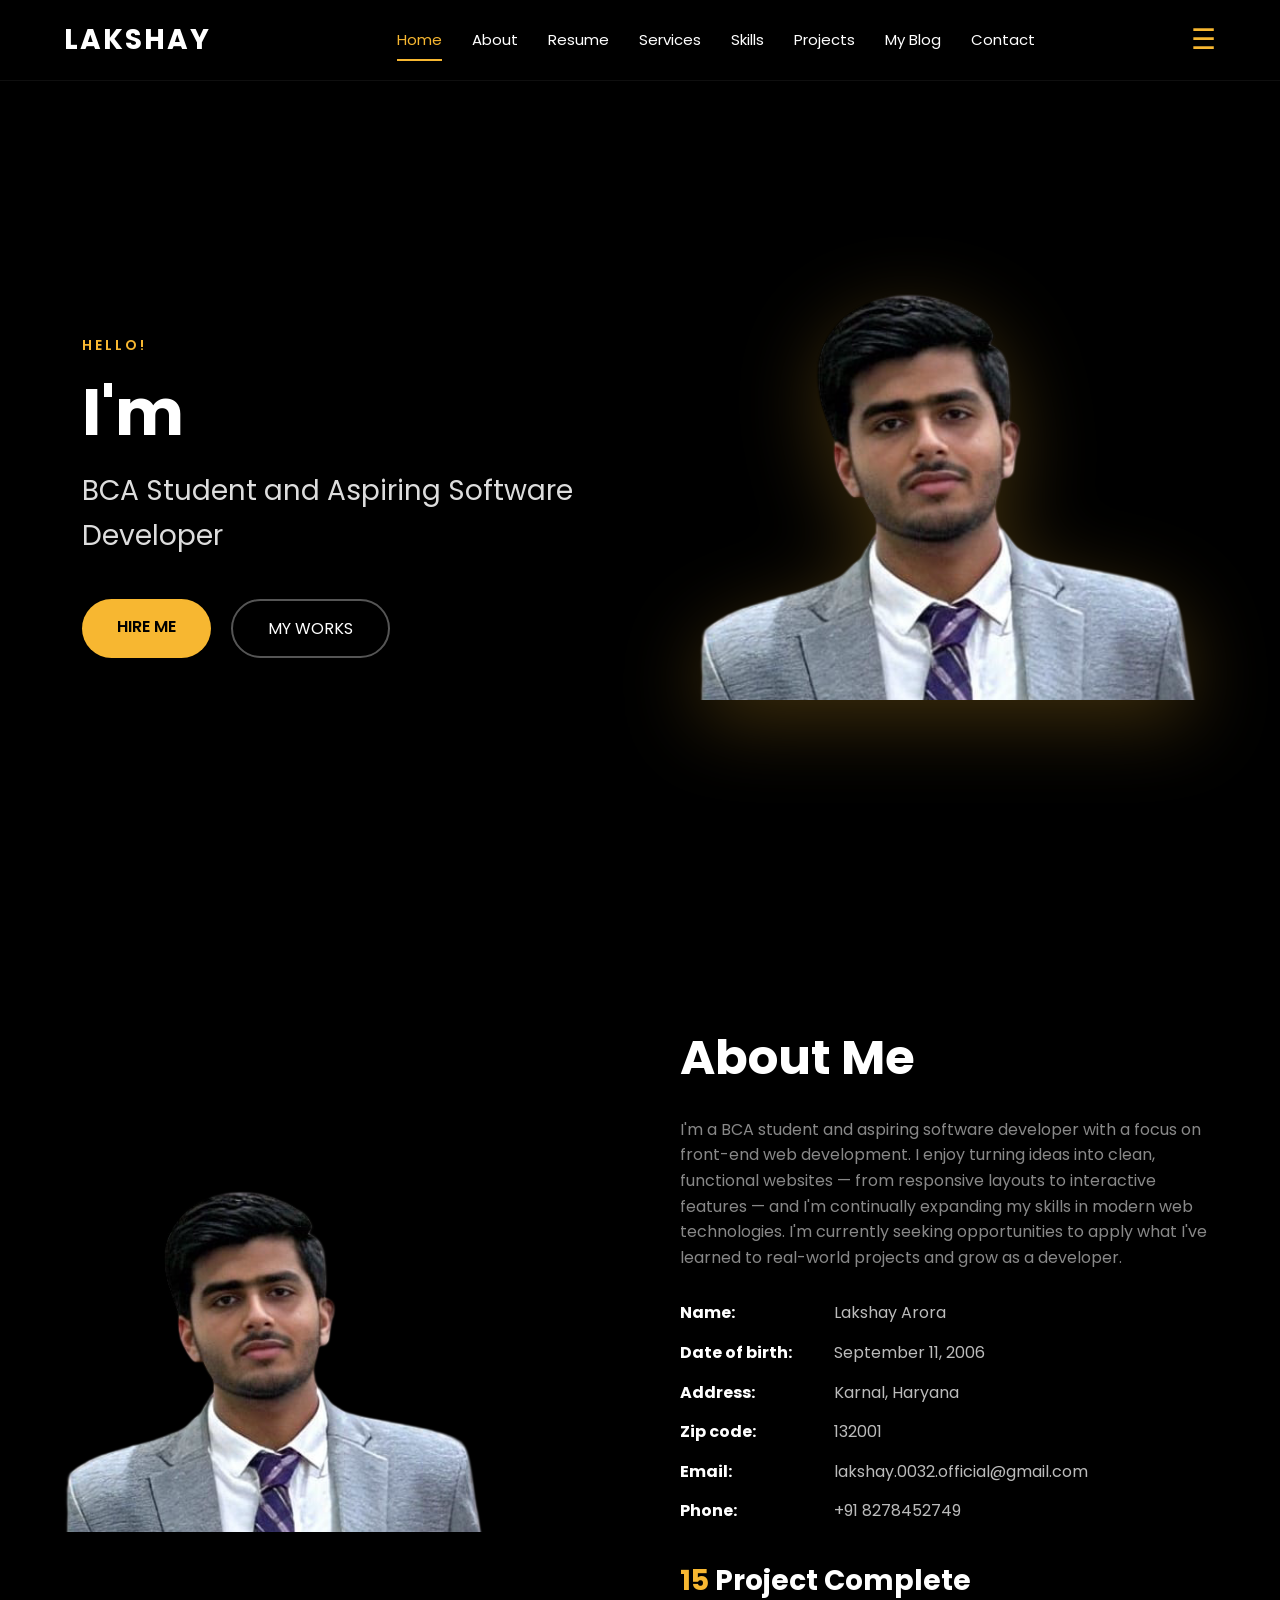
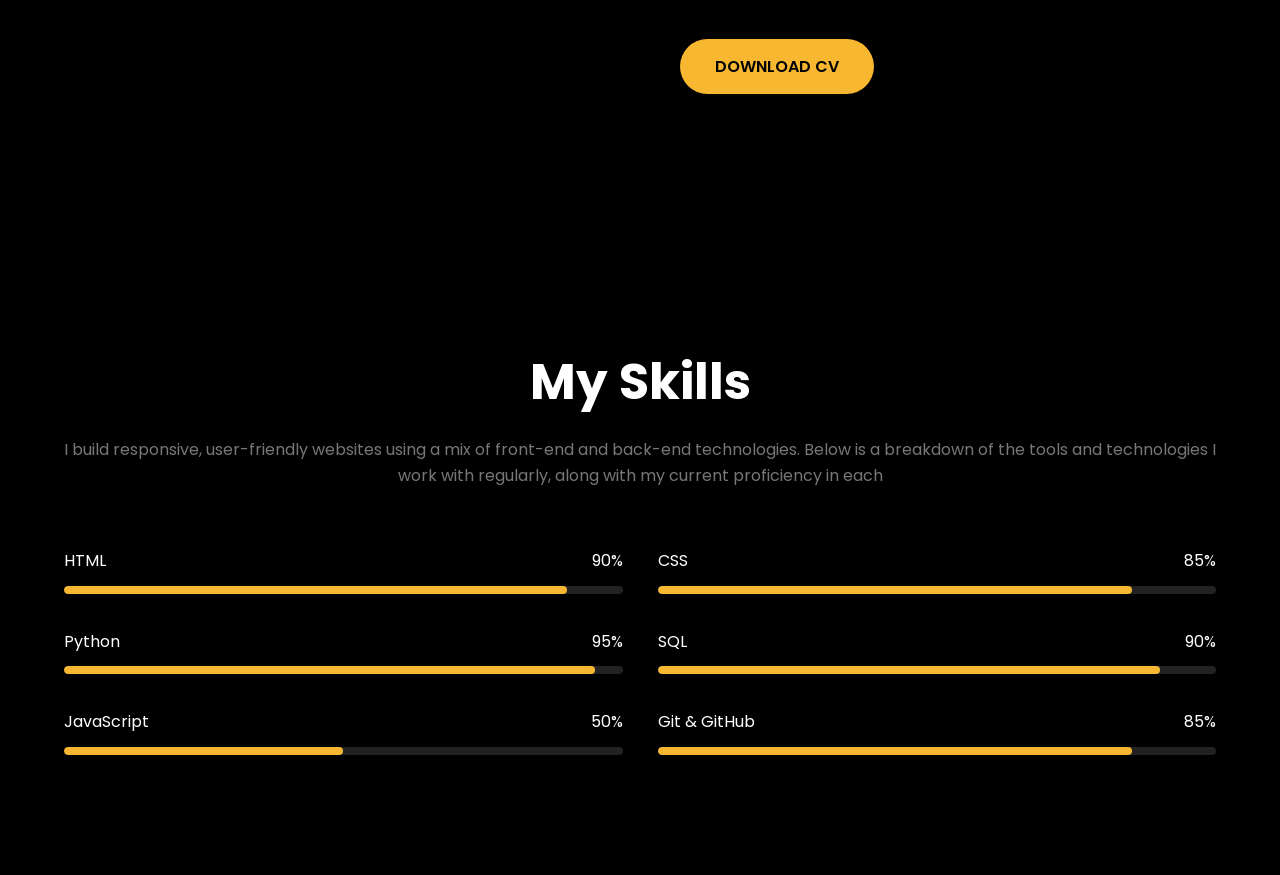
<file: index.html>
<!DOCTYPE html>
<html lang="en">

<head>
    <meta charset="UTF-8">
    <meta name="viewport" content="width=device-width, initial-scale=1.0">
    <title>Lakshay Arora - Portfolio</title>

    <link rel="stylesheet" href="css/style.css">

    <!-- Google Font -->
    <link href="https://fonts.googleapis.com/css2?family=Poppins:wght@300;400;500;600;700;800&display=swap"
        rel="stylesheet">
</head>

<body>

    <!-- ================= NAVBAR ================= -->

    <header>

        <div class="container nav">

            <div class="logo">
                LAKSHAY
            </div>

            <nav>

                <ul>

                    <li><a href="index.html" class="active">Home</a></li>

                    <li><a href="about.html">About</a></li>

                    <li><a href="resume.html">Resume</a></li>

                    <li><a href="services.html">Services</a></li>

                    <li><a href="skills.html">Skills</a></li>

                    <li><a href="projects.html">Projects</a></li>

                    <li><a href="blog.html">My Blog</a></li>

                    <li><a href="contact.html">Contact</a></li>

                </ul>

            </nav>

        </div>

    </header>


    <!-- ================= HERO ================= -->

    <section class="hero">

        <div class="container hero-container">

            <div class="hero-text">

                <span class="hello">
                    HELLO!
                </span>

                <h1>

                    I'm
                    <span>Lakshay</span><br>
                    <span>Arora</span>

                </h1>

                <h3>
                    BCA Student and Aspiring Software Developer
                </h3>

                <div class="buttons">

                    <a href="LAKSHAY ARORA RESUME (8).pdf" class="btn">
                        HIRE ME
                    </a>

                    <a href="https://github.com/Itz-Lakshay" class="btn-outline" target="_blank">
                        MY WORKS
                    </a>

                </div>

            </div>

            <div class="hero-image">

                <img src="images/LAKSHAY ARORA.png" alt="Hero">

            </div>

        </div>

    </section>


    <!-- ================= ABOUT ================= -->

    <section class="about" id="about">

        <div class="container about-container">

            <div class="about-image">

                <img src="images/LAKSHAY ARORA.png" alt="About">

            </div>

            <div class="about-content">

                <h2>About Me</h2>

                <p>
                    I'm a BCA student and aspiring software developer with a focus on front-end web development. I enjoy turning ideas into clean, functional websites — from responsive layouts to interactive features — and I'm continually expanding my skills in modern web technologies. I'm currently seeking opportunities to apply what I've learned to real-world projects and grow as a developer.
                </p>

                <div class="info">

                    <div><strong>Name:</strong> Lakshay Arora</div>
                    <div><strong>Date of birth:</strong> September 11, 2006</div>
                    <div><strong>Address:</strong> Karnal, Haryana</div>
                    <div><strong>Zip code:</strong> 132001</div>
                    <div><strong>Email:</strong> lakshay.0032.official@gmail.com</div>
                    <div><strong>Phone:</strong> +91 8278452749</div>

                </div>

                <h4>
                    <span>15</span> Project Complete
                </h4>

                <a href="LAKSHAY ARORA RESUME (8).pdf" class="btn">
                    DOWNLOAD CV
                </a>

            </div>

        </div>

    </section>



    <!-- ================= SKILLS ================= -->

    <section class="skills" id="skills">

        <div class="container">

            <h2>My Skills</h2>

            <p>
                I build responsive, user-friendly websites using a mix of front-end and back-end technologies. Below is a breakdown of the tools and technologies I work with regularly, along with my current proficiency in each
            </p>

            <div class="skill-grid">

                <div class="skill">

                    <div class="skill-title">

                        <span>HTML</span>

                        <span>90%</span>

                    </div>

                    <div class="progress">

                        <div class="bar" style="width:90%"></div>

                    </div>

                </div>


                <div class="skill">

                    <div class="skill-title">

                        <span>CSS</span>

                        <span>85%</span>

                    </div>

                    <div class="progress">

                        <div class="bar" style="width:85%"></div>

                    </div>

                </div>



                <div class="skill">

                    <div class="skill-title">

                        <span>Python</span>

                        <span>95%</span>

                    </div>

                    <div class="progress">

                        <div class="bar" style="width:95%"></div>

                    </div>

                </div>



                <div class="skill">

                    <div class="skill-title">

                        <span>SQL</span>

                        <span>90%</span>

                    </div>

                    <div class="progress">

                        <div class="bar" style="width:90%"></div>

                    </div>

                </div>



                <div class="skill">

                    <div class="skill-title">

                        <span>JavaScript</span>

                        <span>50%</span>

                    </div>

                    <div class="progress">

                        <div class="bar" style="width:50%"></div>

                    </div>

                </div>



                <div class="skill">

                    <div class="skill-title">

                        <span>Git & GitHub</span>

                        <span>85%</span>

                    </div>

                    <div class="progress">

                        <div class="bar" style="width:85%"></div>

                    </div>

                </div>

            </div>

        </div>

    </section>


    <script src="js/script.js"></script>
</body>

</html>
</file>
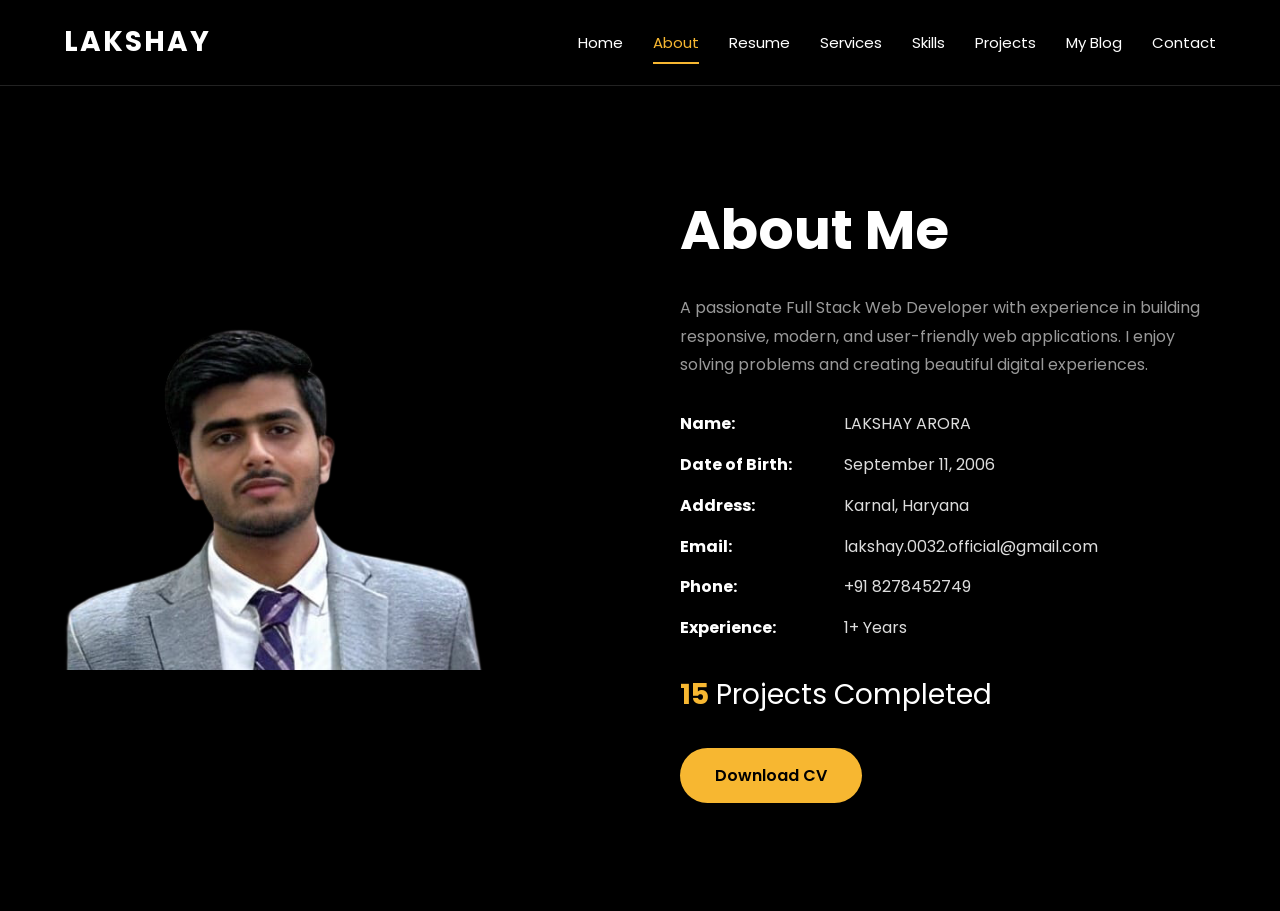
<file: about.html>
<!DOCTYPE html>
<html lang="en">

<head>
    <meta charset="UTF-8">
    <meta name="viewport" content="width=device-width, initial-scale=1.0">

    <title>About - LAKSHAY</title>

    <link href="https://fonts.googleapis.com/css2?family=Poppins:wght@300;400;500;600;700&display=swap"
        rel="stylesheet">

    <link rel="stylesheet" href="css/style.css">

    <style>
        * {
            margin: 0;
            padding: 0;
            box-sizing: border-box;
            font-family: 'Poppins', sans-serif;
        }

        body {
            background: #000;
            color: #fff;
        }

        header {
            background: #000;
            padding: 20px 0;
            border-bottom: 1px solid #222;
            position: sticky;
            top: 0;
        }

        .container {
            width: 90%;
            max-width: 1200px;
            margin: auto;
        }

        nav {
            display: flex;
            justify-content: space-between;
            align-items: center;
        }

        .logo {
            font-size: 28px;
            font-weight: 700;
        }

        nav ul {
            display: flex;
            list-style: none;
        }

        nav ul li {
            margin-left: 30px;
        }

        nav ul li a {
            text-decoration: none;
            color: #fff;
            transition: .3s;
        }

        nav ul li a:hover,
        nav ul li a.active {
            color: #f7b731;
        }

        .about {
            padding: 100px 0;
        }

        .about-container {
            display: flex;
            align-items: center;
            justify-content: space-between;
            gap: 80px;
        }

        .about-image img {
            width: 420px;
        }

        .about-content h1 {
            font-size: 55px;
            margin-bottom: 20px;
        }

        .about-content p {
            color: #999;
            margin-bottom: 30px;
            line-height: 1.8;
        }

        .info {
            margin-bottom: 30px;
        }

        .info p {
            margin: 12px 0;
            color: #ddd;
        }

        .info strong {
            display: inline-block;
            width: 160px;
            color: #fff;
        }

        .projects {
            font-size: 28px;
            margin-bottom: 30px;
        }

        .projects span {
            color: #f7b731;
            font-weight: bold;
        }

        .btn {
            display: inline-block;
            padding: 15px 35px;
            background: #f7b731;
            color: #000;
            text-decoration: none;
            border-radius: 30px;
            font-weight: 600;
            transition: .3s;
        }

        .btn:hover {
            transform: translateY(-3px);
        }

        @media(max-width:900px) {

            .about-container {
                flex-direction: column;
                text-align: center;
            }

            .about-image img {
                width: 280px;
            }

            .info strong {
                display: block;
                width: auto;
                margin-bottom: 5px;
            }

            nav ul {
                display: none;
            }

        }
    </style>

</head>

<body>

    <header>

        <div class="container">

            <nav>

                <div class="logo">
                    LAKSHAY
                </div>

                <ul>

                    <li><a href="index.html">Home</a></li>

                    <li><a href="about.html" class="active">About</a></li>

                    <li><a href="resume.html">Resume</a></li>

                    <li><a href="services.html">Services</a></li>

                    <li><a href="skills.html">Skills</a></li>

                    <li><a href="projects.html">Projects</a></li>

                    <li><a href="blog.html">My Blog</a></li>

                    <li><a href="contact.html">Contact</a></li>

                </ul>

            </nav>

        </div>

    </header>

    <section class="about">

        <div class="container">

            <div class="about-container">

                <div class="about-image">

                    <img src="images/LAKSHAY ARORA.png" alt="About">

                </div>

                <div class="about-content">

                    <h1>About Me</h1>

                    <p>
                        A passionate Full Stack Web Developer with experience in building responsive,
                        modern, and user-friendly web applications. I enjoy solving problems and
                        creating beautiful digital experiences.
                    </p>

                    <div class="info">

                        <p><strong>Name:</strong> LAKSHAY ARORA</p>

                        <p><strong>Date of Birth:</strong> September 11, 2006</p>

                        <p><strong>Address:</strong> Karnal, Haryana</p>

                        <p><strong>Email:</strong> lakshay.0032.official@gmail.com</p>

                        <p><strong>Phone:</strong> +91 8278452749</p>

                        <p><strong>Experience:</strong> 1+ Years</p>

                    </div>

                    <div class="projects">

                        <span>15</span> Projects Completed

                    </div>

                    <a href="LAKSHAY ARORA RESUME (8).pdf" class="btn">

                        Download CV

                    </a>

                </div>

            </div>

        </div>

    </section>
    <script src="js/script.js"></script>
</body>

</html>
</file>
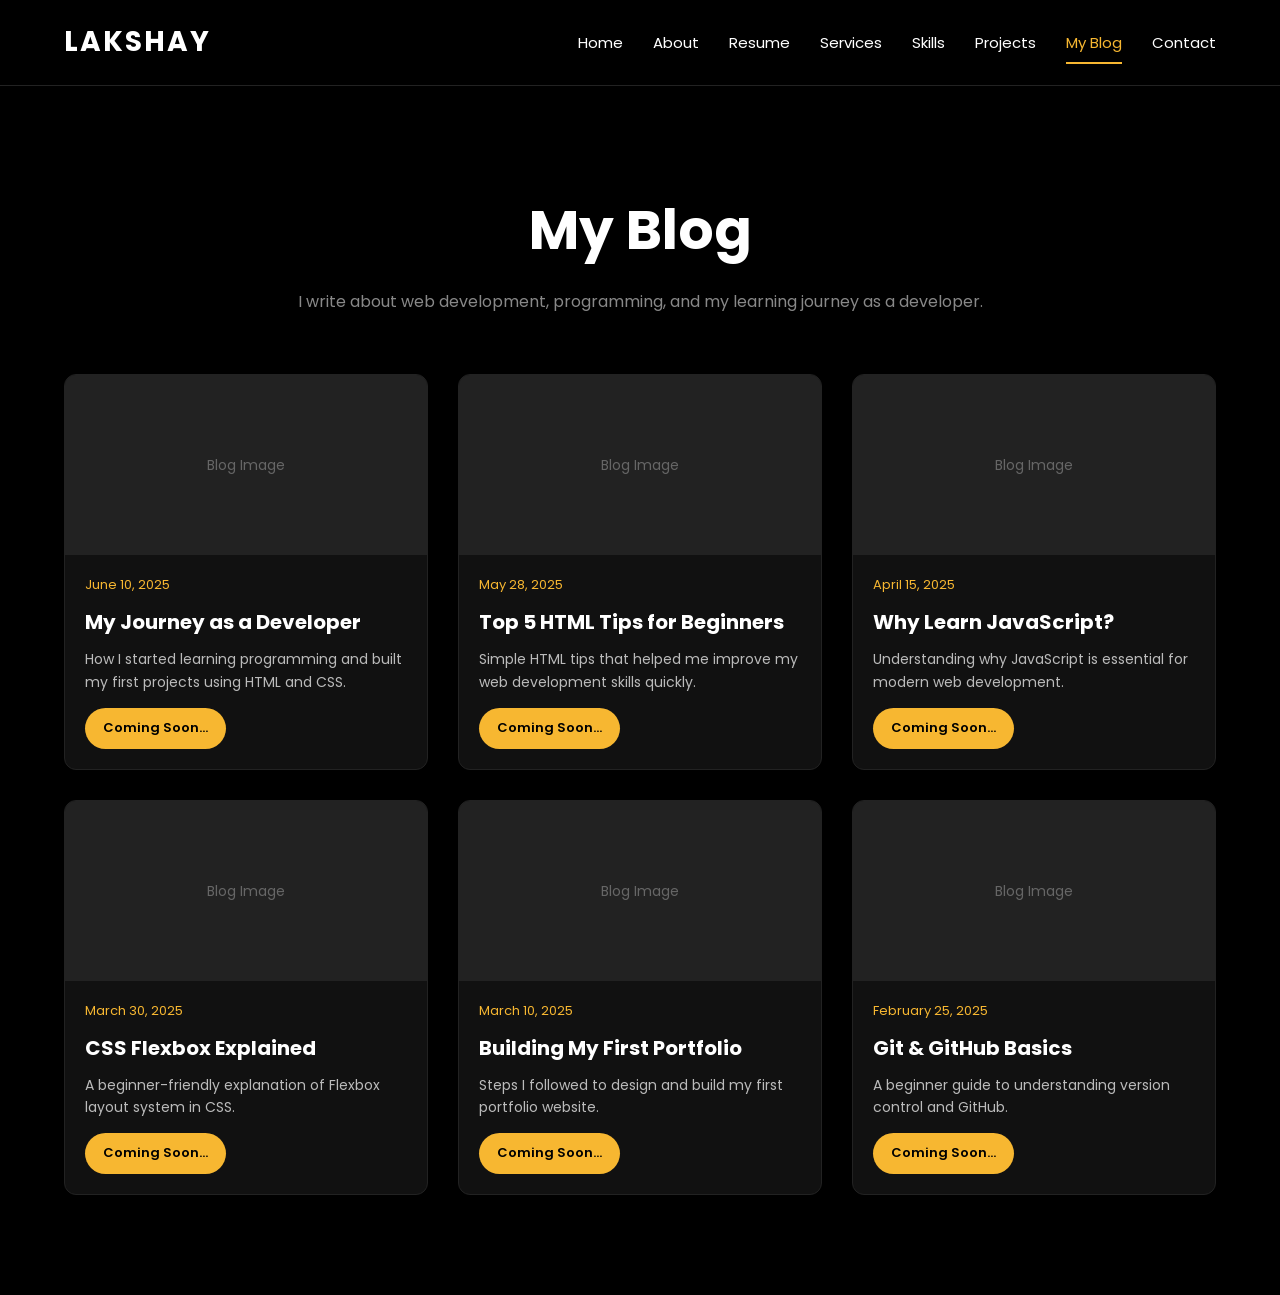
<file: blog.html>
<!DOCTYPE html>
<html lang="en">

<head>
    <meta charset="UTF-8">
    <meta name="viewport" content="width=device-width, initial-scale=1.0">

    <title>Blog - Lakshay Arora</title>

    <link href="https://fonts.googleapis.com/css2?family=Poppins:wght@300;400;500;600;700;800&display=swap"
        rel="stylesheet">

    <link rel="stylesheet" href="css/style.css">
    <style>
        * {
            margin: 0;
            padding: 0;
            box-sizing: border-box;
            font-family: 'Poppins', sans-serif;
        }

        body {
            background: #000;
            color: #fff;
        }

        header {
            background: #000;
            padding: 20px 0;
            border-bottom: 1px solid #222;
            position: sticky;
            top: 0;
            z-index: 1000;
        }

        .container {
            width: 90%;
            max-width: 1200px;
            margin: auto;
        }

        nav {
            display: flex;
            justify-content: space-between;
            align-items: center;
        }

        .logo {
            font-size: 28px;
            font-weight: 700;
        }

        nav ul {
            display: flex;
            list-style: none;
        }

        nav ul li {
            margin-left: 30px;
        }

        nav ul li a {
            text-decoration: none;
            color: #fff;
            transition: .3s;
        }

        nav ul li a:hover,
        nav ul li a.active {
            color: #f7b731;
        }

        /* ================= BLOG ================= */

        .blog {
            padding: 100px 0;
        }

        .blog h1 {
            font-size: 55px;
            text-align: center;
            margin-bottom: 15px;
        }

        .blog p.subtitle {
            text-align: center;
            color: #888;
            margin-bottom: 60px;
            max-width: 700px;
            margin-left: auto;
            margin-right: auto;
        }

        .blog-grid {
            display: grid;
            grid-template-columns: repeat(3, 1fr);
            gap: 30px;
        }

        .blog-card {
            background: #111;
            border: 1px solid #222;
            border-radius: 12px;
            overflow: hidden;
            transition: .3s;
        }

        .blog-card:hover {
            transform: translateY(-8px);
            border-color: #f7b731;
        }

        .blog-img {
            width: 100%;
            height: 180px;
            background: #222;
            display: flex;
            align-items: center;
            justify-content: center;
            color: #666;
            font-size: 14px;
        }

        .blog-content {
            padding: 20px;
        }

        .blog-date {
            color: #f7b731;
            font-size: 13px;
            margin-bottom: 10px;
            display: block;
        }

        .blog-content h3 {
            font-size: 20px;
            margin-bottom: 10px;
            color: #fff;
        }

        .blog-content p {
            color: #bbb;
            font-size: 14px;
            line-height: 1.6;
            margin-bottom: 15px;
        }

        .blog-content a {
            display: inline-block;
            padding: 10px 18px;
            background: #f7b731;
            color: #000;
            text-decoration: none;
            border-radius: 25px;
            font-weight: 600;
            font-size: 13px;
            transition: .3s;
        }

        .blog-content a:hover {
            transform: translateY(-3px);
        }

        /* RESPONSIVE */

        @media(max-width:992px) {

            .blog-grid {
                grid-template-columns: repeat(2, 1fr);
            }

            nav ul {
                display: none;
            }

            .blog h1 {
                font-size: 40px;
            }

        }

        @media(max-width:700px) {

            .blog-grid {
                grid-template-columns: 1fr;
            }

        }
    </style>

</head>

<body>

    <header>

        <div class="container">

            <nav>

                <div class="logo">
                    LAKSHAY
                </div>

                <ul>

                    <li><a href="index.html">Home</a></li>

                    <li><a href="about.html">About</a></li>

                    <li><a href="resume.html">Resume</a></li>

                    <li><a href="services.html">Services</a></li>

                    <li><a href="skills.html">Skills</a></li>

                    <li><a href="projects.html">Projects</a></li>

                    <li><a href="blog.html" class="active">My Blog</a></li>

                    <li><a href="contact.html">Contact</a></li>

                </ul>

            </nav>

        </div>

    </header>

    <section class="blog">

        <div class="container">

            <h1>My Blog</h1>

            <p class="subtitle">
                I write about web development, programming, and my learning journey as a developer.
            </p>

            <div class="blog-grid">

                <div class="blog-card">

                    <div class="blog-img">Blog Image</div>

                    <div class="blog-content">

                        <span class="blog-date">June 10, 2025</span>

                        <h3>My Journey as a Developer</h3>

                        <p>
                            How I started learning programming and built my first projects using HTML and CSS.
                        </p>

                        <a href="#">Coming Soon...</a>

                    </div>

                </div>

                <div class="blog-card">

                    <div class="blog-img">Blog Image</div>

                    <div class="blog-content">

                        <span class="blog-date">May 28, 2025</span>

                        <h3>Top 5 HTML Tips for Beginners</h3>

                        <p>
                            Simple HTML tips that helped me improve my web development skills quickly.
                        </p>

                        <a href="#">Coming Soon...</a>

                    </div>

                </div>

                <div class="blog-card">

                    <div class="blog-img">Blog Image</div>

                    <div class="blog-content">

                        <span class="blog-date">April 15, 2025</span>

                        <h3>Why Learn JavaScript?</h3>

                        <p>
                            Understanding why JavaScript is essential for modern web development.
                        </p>

                        <a href="#">Coming Soon...</a>

                    </div>

                </div>

                <div class="blog-card">

                    <div class="blog-img">Blog Image</div>

                    <div class="blog-content">

                        <span class="blog-date">March 30, 2025</span>

                        <h3>CSS Flexbox Explained</h3>

                        <p>
                            A beginner-friendly explanation of Flexbox layout system in CSS.
                        </p>

                        <a href="#">Coming Soon...</a>

                    </div>

                </div>

                <div class="blog-card">

                    <div class="blog-img">Blog Image</div>

                    <div class="blog-content">

                        <span class="blog-date">March 10, 2025</span>

                        <h3>Building My First Portfolio</h3>

                        <p>
                            Steps I followed to design and build my first portfolio website.
                        </p>

                        <a href="#">Coming Soon...</a>

                    </div>

                </div>

                <div class="blog-card">

                    <div class="blog-img">Blog Image</div>

                    <div class="blog-content">

                        <span class="blog-date">February 25, 2025</span>

                        <h3>Git & GitHub Basics</h3>

                        <p>
                            A beginner guide to understanding version control and GitHub.
                        </p>

                        <a href="#">Coming Soon...</a>

                    </div>

                </div>

            </div>

        </div>

    </section>

</body>

</html>
</file>
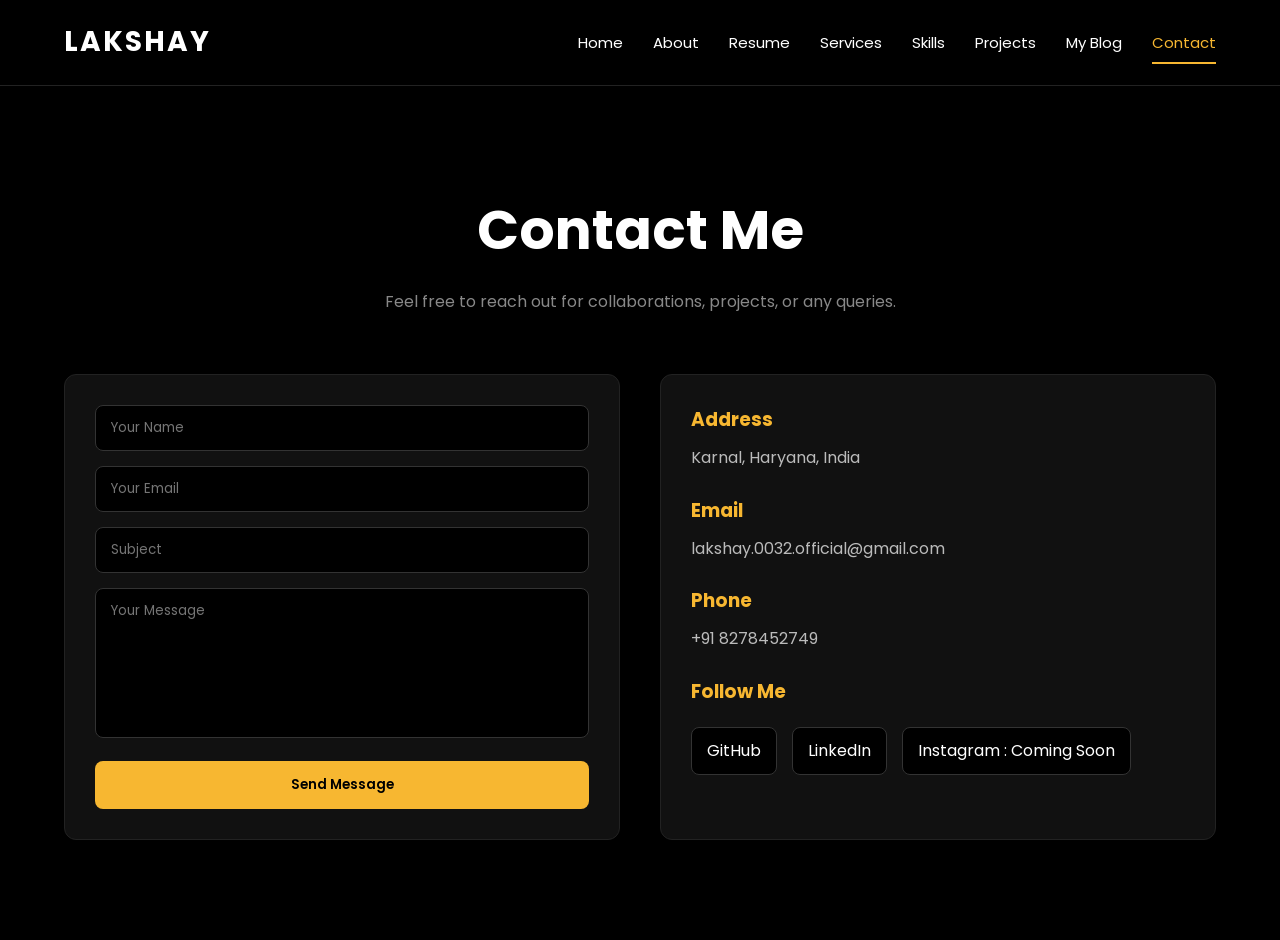
<file: contact.html>
<!DOCTYPE html>
<html lang="en">

<head>
    <meta charset="UTF-8">
    <meta name="viewport" content="width=device-width, initial-scale=1.0">

    <title>Contact - Lakshay Arora</title>

    <link href="https://fonts.googleapis.com/css2?family=Poppins:wght@300;400;500;600;700;800&display=swap"
        rel="stylesheet">

    <link rel="stylesheet" href="css/style.css">

    <style>
        * {
            margin: 0;
            padding: 0;
            box-sizing: border-box;
            font-family: 'Poppins', sans-serif;
        }

        body {
            background: #000;
            color: #fff;
        }

        header {
            background: #000;
            padding: 20px 0;
            border-bottom: 1px solid #222;
            position: sticky;
            top: 0;
            z-index: 1000;
        }

        .container {
            width: 90%;
            max-width: 1200px;
            margin: auto;
        }

        nav {
            display: flex;
            justify-content: space-between;
            align-items: center;
        }

        .logo {
            font-size: 28px;
            font-weight: 700;
        }

        nav ul {
            display: flex;
            list-style: none;
        }

        nav ul li {
            margin-left: 30px;
        }

        nav ul li a {
            text-decoration: none;
            color: #fff;
            transition: .3s;
        }

        nav ul li a:hover,
        nav ul li a.active {
            color: #f7b731;
        }

        /* ================= CONTACT ================= */

        .contact {
            padding: 100px 0;
        }

        .contact h1 {
            font-size: 55px;
            text-align: center;
            margin-bottom: 15px;
        }

        .contact p.subtitle {
            text-align: center;
            color: #888;
            margin-bottom: 60px;
            max-width: 700px;
            margin-left: auto;
            margin-right: auto;
        }

        .contact-wrapper {
            display: grid;
            grid-template-columns: 1fr 1fr;
            gap: 40px;
        }

        /* FORM */

        .contact-form {
            background: #111;
            padding: 30px;
            border-radius: 12px;
            border: 1px solid #222;
        }

        .contact-form input,
        .contact-form textarea {
            width: 100%;
            padding: 12px 15px;
            margin-bottom: 15px;
            background: #000;
            border: 1px solid #333;
            color: #fff;
            border-radius: 8px;
            outline: none;
        }

        .contact-form textarea {
            resize: none;
            height: 150px;
        }

        .contact-form button {
            width: 100%;
            padding: 14px;
            background: #f7b731;
            border: none;
            color: #000;
            font-weight: 600;
            border-radius: 8px;
            cursor: pointer;
            transition: .3s;
        }

        .contact-form button:hover {
            transform: translateY(-3px);
        }

        /* INFO BOX */

        .contact-info {
            background: #111;
            padding: 30px;
            border-radius: 12px;
            border: 1px solid #222;
        }

        .info-box {
            margin-bottom: 25px;
        }

        .info-box h3 {
            color: #f7b731;
            margin-bottom: 10px;
        }

        .info-box p {
            color: #bbb;
            line-height: 1.6;
        }

        /* SOCIAL */

        .social {
            margin-top: 20px;
            display: flex;
            gap: 15px;
        }

        .social a {
            display: inline-block;
            padding: 10px 15px;
            background: #000;
            border: 1px solid #333;
            border-radius: 8px;
            color: #fff;
            text-decoration: none;
            transition: .3s;
        }

        .social a:hover {
            border-color: #f7b731;
            color: #f7b731;
        }

        /* RESPONSIVE */

        @media(max-width:900px) {

            .contact-wrapper {
                grid-template-columns: 1fr;
            }

            nav ul {
                display: none;
            }

            .contact h1 {
                font-size: 40px;
            }

        }
    </style>

</head>

<body>

    <header>

        <div class="container">

            <nav>

                <div class="logo">
                    LAKSHAY
                </div>

                <ul>

                    <li><a href="index.html">Home</a></li>

                    <li><a href="about.html">About</a></li>

                    <li><a href="resume.html">Resume</a></li>

                    <li><a href="services.html">Services</a></li>

                    <li><a href="skills.html">Skills</a></li>

                    <li><a href="projects.html">Projects</a></li>

                    <li><a href="blog.html">My Blog</a></li>

                    <li><a href="contact.html" class="active">Contact</a></li>

                </ul>

            </nav>

        </div>

    </header>

    <section class="contact">

        <div class="container">

            <h1>Contact Me</h1>

            <p class="subtitle">
                Feel free to reach out for collaborations, projects, or any queries.
            </p>

            <div class="contact-wrapper">

                <!-- FORM -->

                <div class="contact-form">

                    <form>

                        <input type="text" placeholder="Your Name" required>

                        <input type="email" placeholder="Your Email" required>

                        <input type="text" placeholder="Subject">

                        <textarea placeholder="Your Message"></textarea>

                        <button type="submit">Send Message</button>

                    </form>

                </div>

                <!-- INFO -->

                <div class="contact-info">

                    <div class="info-box">

                        <h3>Address</h3>

                        <p>Karnal, Haryana, India</p>

                    </div>

                    <div class="info-box">

                        <h3>Email</h3>

                        <p>lakshay.0032.official@gmail.com</p>

                    </div>

                    <div class="info-box">

                        <h3>Phone</h3>

                        <p>+91 8278452749</p>

                    </div>

                    <div class="info-box">

                        <h3>Follow Me</h3>

                        <div class="social">

                            <a href="https://github.com/Itz-Lakshay">GitHub</a>

                            <a href="https://www.linkedin.com/in/lakshay-arora11/">LinkedIn</a>

                            <a href="#">Instagram : Coming Soon</a>

                        </div>

                    </div>

                </div>

            </div>

        </div>

    </section>

</body>

</html>
</file>
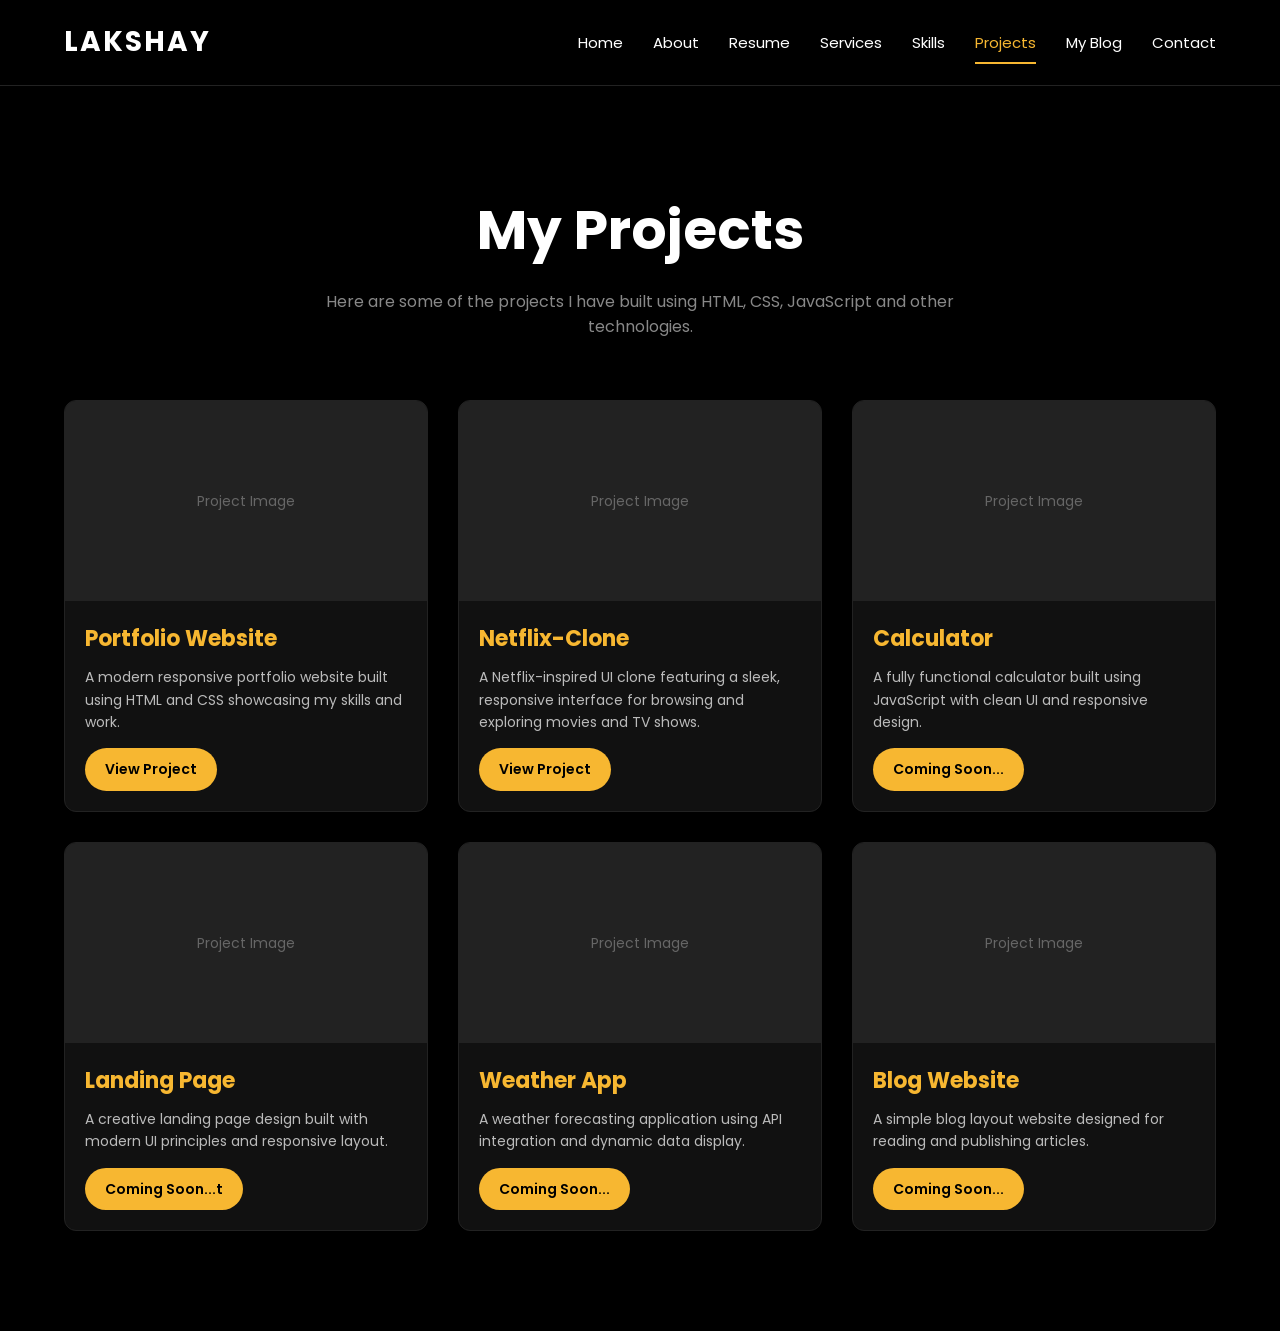
<file: projects.html>
<!DOCTYPE html>
<html lang="en">

<head>
    <meta charset="UTF-8">
    <meta name="viewport" content="width=device-width, initial-scale=1.0">

    <title>Projects - Lakshay Arora</title>

    <link href="https://fonts.googleapis.com/css2?family=Poppins:wght@300;400;500;600;700;800&display=swap"
        rel="stylesheet">

    <link rel="stylesheet" href="css/style.css">
    <style>
        * {
            margin: 0;
            padding: 0;
            box-sizing: border-box;
            font-family: 'Poppins', sans-serif;
        }

        body {
            background: #000;
            color: #fff;
        }

        header {
            background: #000;
            padding: 20px 0;
            border-bottom: 1px solid #222;
            position: sticky;
            top: 0;
            z-index: 1000;
        }

        .container {
            width: 90%;
            max-width: 1200px;
            margin: auto;
        }

        nav {
            display: flex;
            justify-content: space-between;
            align-items: center;
        }

        .logo {
            font-size: 28px;
            font-weight: 700;
        }

        nav ul {
            display: flex;
            list-style: none;
        }

        nav ul li {
            margin-left: 30px;
        }

        nav ul li a {
            text-decoration: none;
            color: #fff;
            transition: .3s;
        }

        nav ul li a:hover,
        nav ul li a.active {
            color: #f7b731;
        }

        /* ================= PROJECTS ================= */

        .projects {
            padding: 100px 0;
        }

        .projects h1 {
            font-size: 55px;
            text-align: center;
            margin-bottom: 15px;
        }

        .projects p.subtitle {
            text-align: center;
            color: #888;
            margin-bottom: 60px;
            max-width: 700px;
            margin-left: auto;
            margin-right: auto;
        }

        .project-grid {
            display: grid;
            grid-template-columns: repeat(3, 1fr);
            gap: 30px;
        }

        .project-card {
            background: #111;
            border: 1px solid #222;
            border-radius: 12px;
            overflow: hidden;
            transition: .3s;
        }

        .project-card:hover {
            transform: translateY(-8px);
            border-color: #f7b731;
        }

        .project-img {
            width: 100%;
            height: 200px;
            background: #222;
            display: flex;
            align-items: center;
            justify-content: center;
            color: #666;
            font-size: 14px;
        }

        .project-content {
            padding: 20px;
        }

        .project-content h3 {
            color: #f7b731;
            margin-bottom: 10px;
            font-size: 22px;
        }

        .project-content p {
            color: #bbb;
            font-size: 14px;
            line-height: 1.6;
            margin-bottom: 15px;
        }

        .project-content a {
            display: inline-block;
            padding: 10px 20px;
            background: #f7b731;
            color: #000;
            text-decoration: none;
            border-radius: 25px;
            font-weight: 600;
            font-size: 14px;
            transition: .3s;
        }

        .project-content a:hover {
            transform: translateY(-3px);
        }

        /* RESPONSIVE */

        @media(max-width:992px) {

            .project-grid {
                grid-template-columns: repeat(2, 1fr);
            }

            nav ul {
                display: none;
            }

            .projects h1 {
                font-size: 40px;
            }

        }

        @media(max-width:700px) {

            .project-grid {
                grid-template-columns: 1fr;
            }

        }
    </style>

</head>

<body>

    <header>

        <div class="container">

            <nav>

                <div class="logo">
                    LAKSHAY
                </div>

                <ul>

                    <li><a href="index.html">Home</a></li>

                    <li><a href="about.html">About</a></li>

                    <li><a href="resume.html">Resume</a></li>

                    <li><a href="services.html">Services</a></li>

                    <li><a href="skills.html">Skills</a></li>

                    <li><a href="projects.html" class="active">Projects</a></li>

                    <li><a href="blog.html">My Blog</a></li>

                    <li><a href="contact.html">Contact</a></li>

                </ul>

            </nav>

        </div>

    </header>

    <section class="projects">

        <div class="container">

            <h1>My Projects</h1>

            <p class="subtitle">
                Here are some of the projects I have built using HTML, CSS, JavaScript and other technologies.
            </p>

            <div class="project-grid">

                <div class="project-card">

                    <div class="project-img">
                        Project Image
                    </div>

                    <div class="project-content">

                        <h3>Portfolio Website</h3>

                        <p>
                            A modern responsive portfolio website built using HTML and CSS showcasing my skills and
                            work.
                        </p>

                        <a href="https://personal-portfolio-website-orpin-gamma.vercel.app/">View Project</a>

                    </div>

                </div>

                <div class="project-card">

                    <div class="project-img">
                        Project Image
                    </div>

                    <div class="project-content">

                        <h3>Netflix-Clone</h3>

                        <p>
                            A Netflix-inspired UI clone featuring a sleek, responsive interface for browsing and exploring movies and TV shows.
                        </p>

                        <a href="https://netflix-clone-git-main-itz-lakshays-projects.vercel.app">View Project</a>

                    </div>

                </div>

                <div class="project-card">

                    <div class="project-img">
                        Project Image
                    </div>

                    <div class="project-content">

                        <h3>Calculator</h3>

                        <p>
                            A fully functional calculator built using JavaScript with clean UI and responsive design.
                        </p>

                        <a href="#">Coming Soon...</a>

                    </div>

                </div>

                <div class="project-card">

                    <div class="project-img">
                        Project Image
                    </div>

                    <div class="project-content">

                        <h3>Landing Page</h3>

                        <p>
                            A creative landing page design built with modern UI principles and responsive layout.
                        </p>

                        <a href="#">Coming Soon...t</a>

                    </div>

                </div>

                <div class="project-card">

                    <div class="project-img">
                        Project Image
                    </div>

                    <div class="project-content">

                        <h3>Weather App</h3>

                        <p>
                            A weather forecasting application using API integration and dynamic data display.
                        </p>

                        <a href="#">Coming Soon...</a>

                    </div>

                </div>

                <div class="project-card">

                    <div class="project-img">
                        Project Image
                    </div>

                    <div class="project-content">

                        <h3>Blog Website</h3>

                        <p>
                            A simple blog layout website designed for reading and publishing articles.
                        </p>

                        <a href="#">Coming Soon...</a>

                    </div>

                </div>

            </div>

        </div>

    </section>

</body>

</html>
</file>
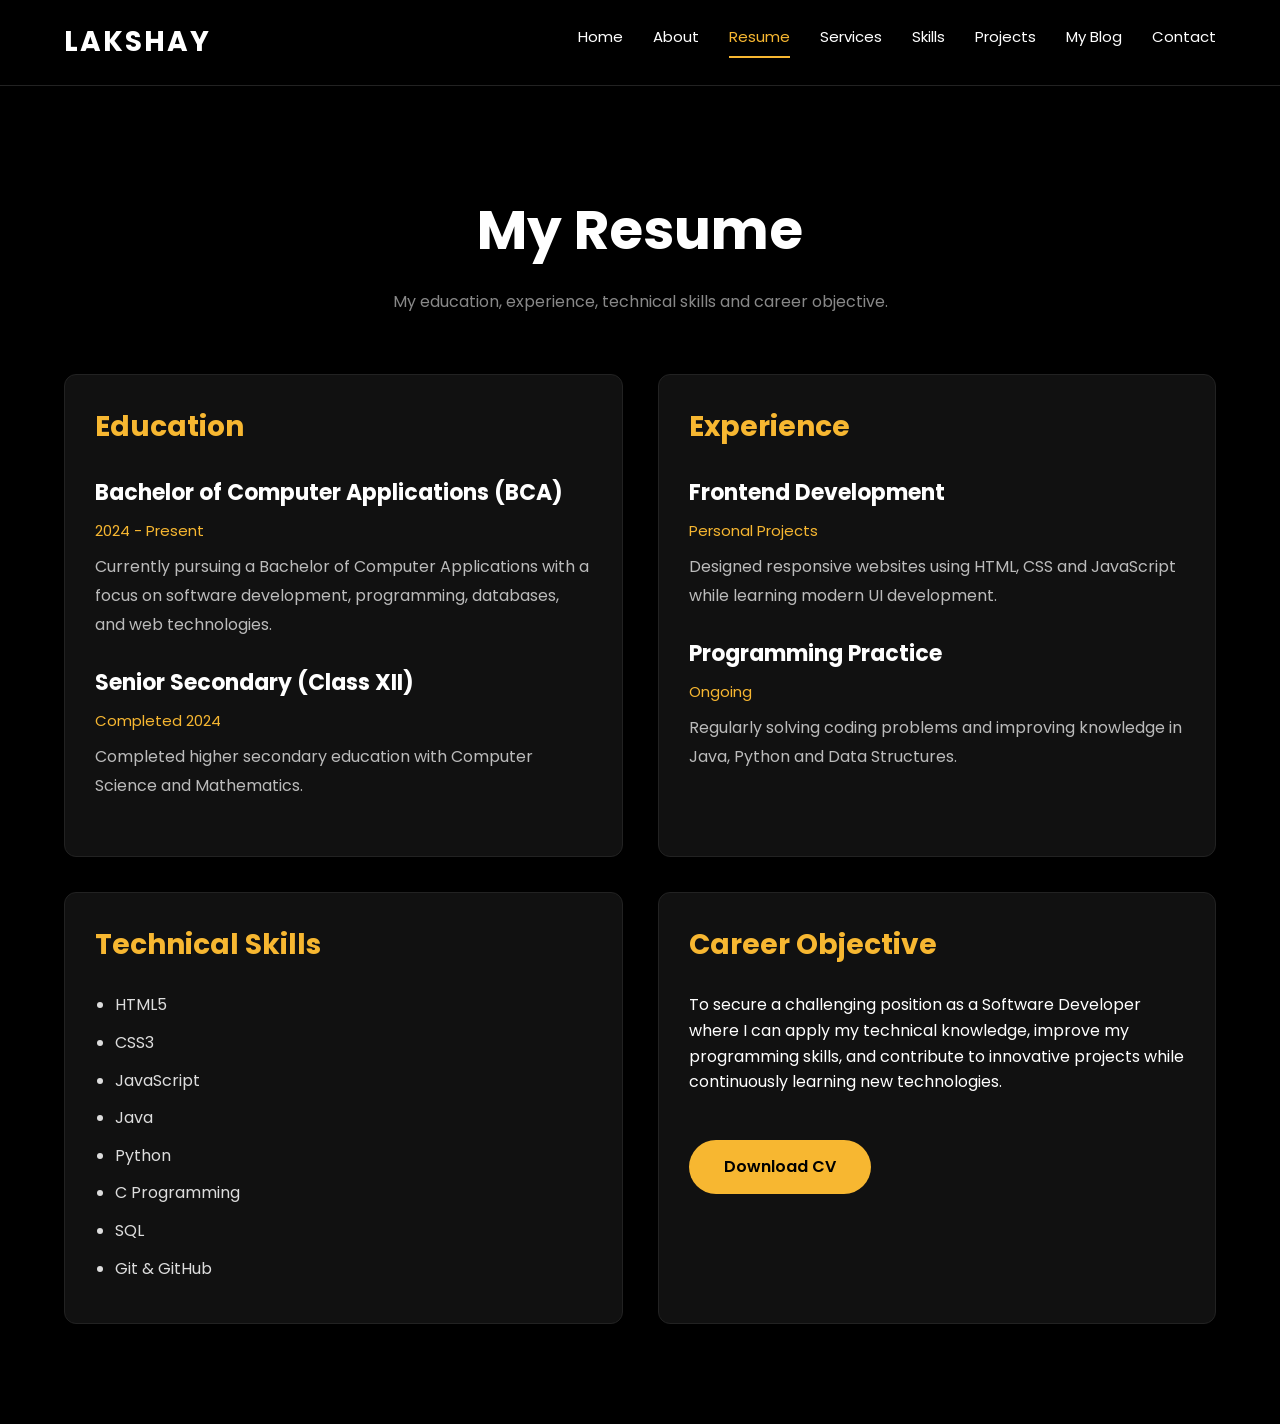
<file: resume.html>
<!DOCTYPE html>
<html lang="en">

<head>
    <meta charset="UTF-8">
    <meta name="viewport" content="width=device-width, initial-scale=1.0">

    <title>Resume - Lakshay Arora</title>

    <link href="https://fonts.googleapis.com/css2?family=Poppins:wght@300;400;500;600;700;800&display=swap"
        rel="stylesheet">

    <link rel="stylesheet" href="css/style.css">

    <style>
        * {
            margin: 0;
            padding: 0;
            box-sizing: border-box;
            font-family: 'Poppins', sans-serif;
        }

        body {
            background: #000;
            color: #fff;
        }

        header {
            background: #000;
            padding: 20px 0;
            border-bottom: 1px solid #222;
            position: sticky;
            top: 0;
            z-index: 1000;
        }

        .container {
            width: 90%;
            max-width: 1200px;
            margin: auto;
        }

        nav {
            display: flex;
            justify-content: space-between;
            align-items: center;
        }

        .logo {
            font-size: 28px;
            font-weight: 700;
        }

        nav ul {
            display: flex;
            list-style: none;
        }

        nav ul li {
            margin-left: 30px;
        }

        nav ul li a {
            text-decoration: none;
            color: #fff;
            transition: .3s;
        }

        nav ul li a:hover,
        nav ul li a.active {
            color: #f7b731;
        }

        .resume {
            padding: 100px 0;
        }

        .resume h1 {
            font-size: 55px;
            text-align: center;
            margin-bottom: 15px;
        }

        .resume p.title {
            text-align: center;
            color: #888;
            margin-bottom: 60px;
        }

        .resume-grid {
            display: grid;
            grid-template-columns: repeat(2, 1fr);
            gap: 35px;
        }

        .card {
            background: #111;
            padding: 30px;
            border-radius: 12px;
            border: 1px solid #222;
            transition: .3s;
        }

        .card:hover {
            border-color: #f7b731;
            transform: translateY(-5px);
        }

        .card h2 {
            color: #f7b731;
            margin-bottom: 25px;
            font-size: 28px;
        }

        .item {
            margin-bottom: 25px;
        }

        .item h3 {
            font-size: 22px;
            margin-bottom: 8px;
        }

        .item span {
            display: inline-block;
            color: #f7b731;
            font-size: 15px;
            margin-bottom: 10px;
        }

        .item p {
            color: #bbb;
            line-height: 1.8;
        }

        ul {
            padding-left: 20px;
        }

        ul li {
            margin-bottom: 12px;
            color: #ddd;
        }

        .btn {
            display: inline-block;
            margin-top: 20px;
            padding: 14px 35px;
            background: #f7b731;
            color: #000;
            text-decoration: none;
            border-radius: 30px;
            font-weight: 600;
            transition: .3s;
        }

        .btn:hover {
            transform: translateY(-3px);
        }

        @media(max-width:900px) {

            .resume-grid {
                grid-template-columns: 1fr;
            }

            .resume h1 {
                font-size: 40px;
            }

            nav ul {
                display: none;
            }

        }
    </style>

</head>

<body>

    <header>

        <div class="container">

            <nav>

                <div class="logo">
                    LAKSHAY
                </div>

                <ul>

                    <li><a href="index.html">Home</a></li>

                    <li><a href="about.html">About</a></li>

                    <li><a href="resume.html" class="active">Resume</a></li>

                    <li><a href="services.html">Services</a></li>

                    <li><a href="skills.html">Skills</a></li>

                    <li><a href="projects.html">Projects</a></li>

                    <li><a href="blog.html">My Blog</a></li>

                    <li><a href="contact.html">Contact</a></li>

                </ul>

            </nav>

        </div>

    </header>

    <section class="resume">

        <div class="container">

            <h1>My Resume</h1>

            <p class="title">
                My education, experience, technical skills and career objective.
            </p>

            <div class="resume-grid">

                <div class="card">

                    <h2>Education</h2>

                    <div class="item">

                        <h3>Bachelor of Computer Applications (BCA)</h3>

                        <span>2024 - Present</span>

                        <p>
                            Currently pursuing a Bachelor of Computer Applications with a focus on software development,
                            programming, databases, and web technologies.
                        </p>

                    </div>

                    <div class="item">

                        <h3>Senior Secondary (Class XII)</h3>

                        <span>Completed 2024</span>

                        <p>
                            Completed higher secondary education with Computer Science and Mathematics.
                        </p>

                    </div>

                </div>

                <div class="card">

                    <h2>Experience</h2>

                    <div class="item">

                        <h3>Frontend Development</h3>

                        <span>Personal Projects</span>

                        <p>
                            Designed responsive websites using HTML, CSS and JavaScript while learning modern UI
                            development.
                        </p>

                    </div>

                    <div class="item">

                        <h3>Programming Practice</h3>

                        <span>Ongoing</span>

                        <p>
                            Regularly solving coding problems and improving knowledge in Java, Python and Data
                            Structures.
                        </p>

                    </div>

                </div>

                <div class="card">

                    <h2>Technical Skills</h2>

                    <ul>

                        <li>HTML5</li>

                        <li>CSS3</li>

                        <li>JavaScript</li>

                        <li>Java</li>

                        <li>Python</li>

                        <li>C Programming</li>

                        <li>SQL</li>

                        <li>Git & GitHub</li>

                    </ul>

                </div>

                <div class="card">

                    <h2>Career Objective</h2>

                    <p>
                        To secure a challenging position as a Software Developer where I can apply my technical
                        knowledge, improve my programming skills, and contribute to innovative projects while
                        continuously learning new technologies.
                    </p>

                    <br>

                    <a href="LAKSHAY ARORA RESUME (8).pdf" class="btn">
                        Download CV
                    </a>

                </div>

            </div>

        </div>

    </section>

</body>

</html>
</file>
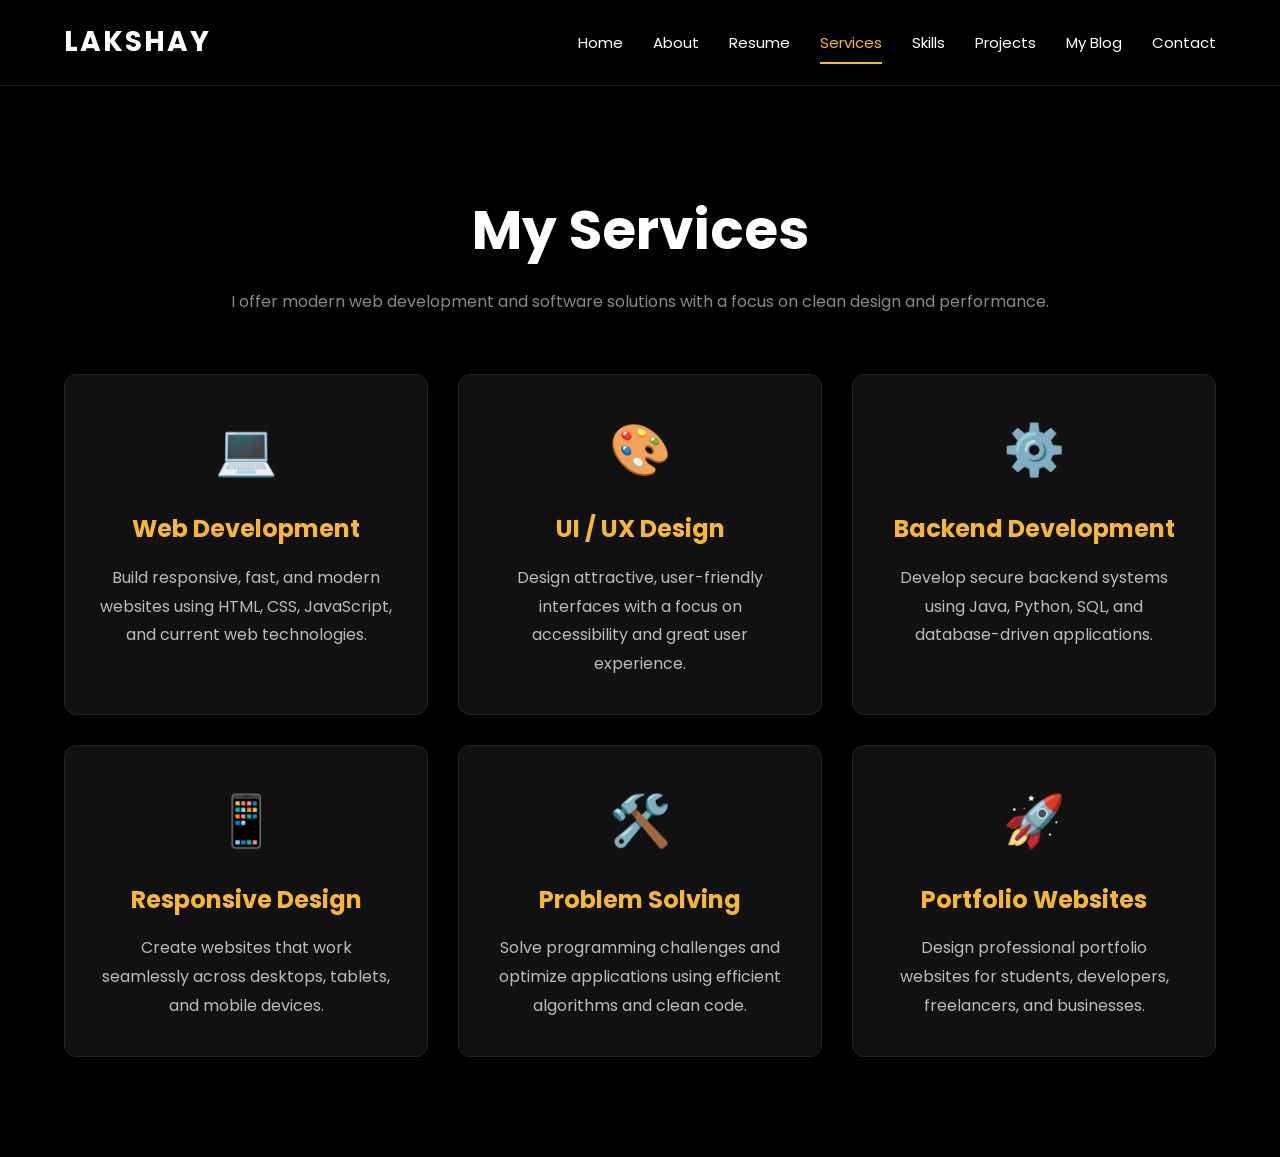
<file: services.html>
<!DOCTYPE html>
<html lang="en">

<head>
    <meta charset="UTF-8">
    <meta name="viewport" content="width=device-width, initial-scale=1.0">

    <title>Services - Lakshay Arora</title>

    <link href="https://fonts.googleapis.com/css2?family=Poppins:wght@300;400;500;600;700;800&display=swap"
        rel="stylesheet">

    <link rel="stylesheet" href="css/style.css">

    <style>
        * {
            margin: 0;
            padding: 0;
            box-sizing: border-box;
            font-family: 'Poppins', sans-serif;
        }

        body {
            background: #000;
            color: #fff;
        }

        header {
            background: #000;
            padding: 20px 0;
            border-bottom: 1px solid #222;
            position: sticky;
            top: 0;
            z-index: 1000;
        }

        .container {
            width: 90%;
            max-width: 1200px;
            margin: auto;
        }

        nav {
            display: flex;
            justify-content: space-between;
            align-items: center;
        }

        .logo {
            font-size: 28px;
            font-weight: 700;
        }

        nav ul {
            display: flex;
            list-style: none;
        }

        nav ul li {
            margin-left: 30px;
        }

        nav ul li a {
            text-decoration: none;
            color: #fff;
            transition: .3s;
        }

        nav ul li a:hover,
        nav ul li a.active {
            color: #f7b731;
        }

        .services {
            padding: 100px 0;
        }

        .services h1 {
            font-size: 55px;
            text-align: center;
            margin-bottom: 15px;
        }

        .services p.title {
            text-align: center;
            color: #888;
            margin-bottom: 60px;
        }

        .service-grid {
            display: grid;
            grid-template-columns: repeat(3, 1fr);
            gap: 30px;
        }

        .card {
            background: #111;
            padding: 35px;
            border-radius: 12px;
            text-align: center;
            border: 1px solid #222;
            transition: .3s;
        }

        .card:hover {
            transform: translateY(-8px);
            border-color: #f7b731;
        }

        .icon {
            font-size: 50px;
            margin-bottom: 20px;
        }

        .card h2 {
            color: #f7b731;
            margin-bottom: 15px;
            font-size: 24px;
        }

        .card p {
            color: #bbb;
            line-height: 1.8;
        }

        @media(max-width:992px) {

            .service-grid {
                grid-template-columns: repeat(2, 1fr);
            }

            nav ul {
                display: none;
            }

        }

        @media(max-width:700px) {

            .service-grid {
                grid-template-columns: 1fr;
            }

            .services h1 {
                font-size: 40px;
            }

        }
    </style>

</head>

<body>

    <header>

        <div class="container">

            <nav>

                <div class="logo">
                    LAKSHAY
                </div>

                <ul>

                    <li><a href="index.html">Home</a></li>

                    <li><a href="about.html">About</a></li>

                    <li><a href="resume.html">Resume</a></li>

                    <li><a href="services.html" class="active">Services</a></li>

                    <li><a href="skills.html">Skills</a></li>

                    <li><a href="projects.html">Projects</a></li>

                    <li><a href="blog.html">My Blog</a></li>

                    <li><a href="contact.html">Contact</a></li>

                </ul>

            </nav>

        </div>

    </header>

    <section class="services">

        <div class="container">

            <h1>My Services</h1>

            <p class="title">
                I offer modern web development and software solutions with a focus on clean design and performance.
            </p>

            <div class="service-grid">

                <div class="card">

                    <div class="icon">💻</div>

                    <h2>Web Development</h2>

                    <p>
                        Build responsive, fast, and modern websites using HTML, CSS, JavaScript, and current web
                        technologies.
                    </p>

                </div>

                <div class="card">

                    <div class="icon">🎨</div>

                    <h2>UI / UX Design</h2>

                    <p>
                        Design attractive, user-friendly interfaces with a focus on accessibility and great user
                        experience.
                    </p>

                </div>

                <div class="card">

                    <div class="icon">⚙️</div>

                    <h2>Backend Development</h2>

                    <p>
                        Develop secure backend systems using Java, Python, SQL, and database-driven applications.
                    </p>

                </div>

                <div class="card">

                    <div class="icon">📱</div>

                    <h2>Responsive Design</h2>

                    <p>
                        Create websites that work seamlessly across desktops, tablets, and mobile devices.
                    </p>

                </div>

                <div class="card">

                    <div class="icon">🛠️</div>

                    <h2>Problem Solving</h2>

                    <p>
                        Solve programming challenges and optimize applications using efficient algorithms and clean
                        code.
                    </p>

                </div>

                <div class="card">

                    <div class="icon">🚀</div>

                    <h2>Portfolio Websites</h2>

                    <p>
                        Design professional portfolio websites for students, developers, freelancers, and businesses.
                    </p>

                </div>

            </div>

        </div>

    </section>

</body>

</html>
</file>
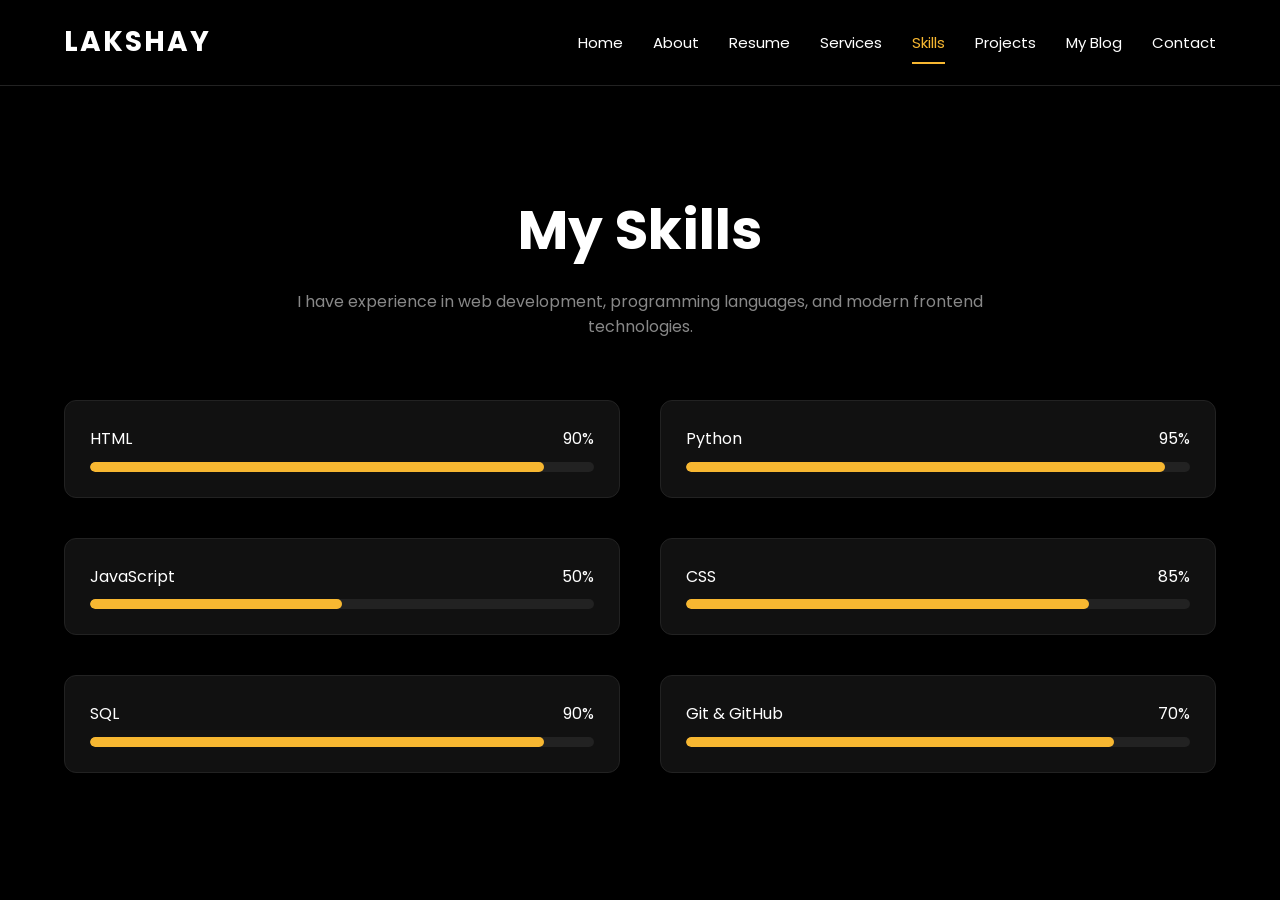
<file: skills.html>
<!DOCTYPE html>
<html lang="en">

<head>
    <meta charset="UTF-8">
    <meta name="viewport" content="width=device-width, initial-scale=1.0">

    <title>Skills - Lakshay Arora</title>

    <link href="https://fonts.googleapis.com/css2?family=Poppins:wght@300;400;500;600;700;800&display=swap"
        rel="stylesheet">

    <link rel="stylesheet" href="css/style.css">

    <style>
        * {
            margin: 0;
            padding: 0;
            box-sizing: border-box;
            font-family: 'Poppins', sans-serif;
        }

        body {
            background: #000;
            color: #fff;
        }

        header {
            background: #000;
            padding: 20px 0;
            border-bottom: 1px solid #222;
            position: sticky;
            top: 0;
            z-index: 1000;
        }

        .container {
            width: 90%;
            max-width: 1200px;
            margin: auto;
        }

        nav {
            display: flex;
            justify-content: space-between;
            align-items: center;
        }

        .logo {
            font-size: 28px;
            font-weight: 700;
        }

        nav ul {
            display: flex;
            list-style: none;
        }

        nav ul li {
            margin-left: 30px;
        }

        nav ul li a {
            text-decoration: none;
            color: #fff;
            transition: .3s;
        }

        nav ul li a:hover,
        nav ul li a.active {
            color: #f7b731;
        }

        /* ================= SKILLS PAGE ================= */

        .skills {
            padding: 100px 0;
        }

        .skills h1 {
            font-size: 55px;
            text-align: center;
            margin-bottom: 15px;
        }

        .skills p.subtitle {
            text-align: center;
            color: #888;
            margin-bottom: 60px;
            max-width: 700px;
            margin-left: auto;
            margin-right: auto;
        }

        .skills-grid {
            display: grid;
            grid-template-columns: repeat(2, 1fr);
            gap: 40px;
        }

        .skill-box {
            background: #111;
            padding: 25px;
            border-radius: 12px;
            border: 1px solid #222;
            transition: .3s;
        }

        .skill-box:hover {
            border-color: #f7b731;
            transform: translateY(-5px);
        }

        .skill-title {
            display: flex;
            justify-content: space-between;
            margin-bottom: 10px;
            font-size: 16px;
        }

        .progress {
            width: 100%;
            height: 10px;
            background: #222;
            border-radius: 50px;
            overflow: hidden;
        }

        .bar {
            height: 100%;
            background: #f7b731;
            border-radius: 50px;
        }

        /* Responsive */

        @media(max-width:900px) {

            .skills-grid {
                grid-template-columns: 1fr;
            }

            nav ul {
                display: none;
            }

            .skills h1 {
                font-size: 40px;
            }

        }
    </style>

</head>

<body>

    <header>

        <div class="container">

            <nav>

                <div class="logo">
                    LAKSHAY
                </div>

                <ul>

                    <li><a href="index.html">Home</a></li>

                    <li><a href="about.html">About</a></li>

                    <li><a href="resume.html">Resume</a></li>

                    <li><a href="services.html">Services</a></li>

                    <li><a href="skills.html" class="active">Skills</a></li>

                    <li><a href="projects.html">Projects</a></li>

                    <li><a href="blog.html">My Blog</a></li>

                    <li><a href="contact.html">Contact</a></li>

                </ul>

            </nav>

        </div>

    </header>

    <section class="skills">

        <div class="container">

            <h1>My Skills</h1>

            <p class="subtitle">
                I have experience in web development, programming languages, and modern frontend technologies.
            </p>

            <div class="skills-grid">

                <div class="skill-box">

                    <div class="skill-title">

                        <span>HTML</span>
                        <span>90%</span>

                    </div>

                    <div class="progress">
                        <div class="bar" style="width:90%"></div>
                    </div>

                </div>

                <div class="skill-box">

                    <div class="skill-title">

                        <span>Python</span>
                        <span>95%</span>

                    </div>

                    <div class="progress">
                        <div class="bar" style="width:95%"></div>
                    </div>

                </div>

                <div class="skill-box">

                    <div class="skill-title">

                        <span>JavaScript</span>
                        <span>50%</span>

                    </div>

                    <div class="progress">
                        <div class="bar" style="width:50%"></div>
                    </div>

                </div>

                <div class="skill-box">

                    <div class="skill-title">

                        <span>CSS</span>
                        <span>85%</span>

                    </div>

                    <div class="progress">
                        <div class="bar" style="width:80%"></div>
                    </div>

                </div>

                <div class="skill-box">

                    <div class="skill-title">

                        <span>SQL</span>
                        <span>90%</span>

                    </div>

                    <div class="progress">
                        <div class="bar" style="width:90%"></div>
                    </div>

                </div>

                <div class="skill-box">

                    <div class="skill-title">

                        <span>Git & GitHub</span>
                        <span>70%</span>

                    </div>

                    <div class="progress">
                        <div class="bar" style="width:85%"></div>
                    </div>

                </div>

            </div>

        </div>

    </section>

</body>

</html>
</file>
<file: css/style.css>
/* ===========================
   RESET
=========================== */

*{
    margin:0;
    padding:0;
    box-sizing:border-box;
}

html{
    scroll-behavior:smooth;
}

body{
    background:#000;
    color:#fff;
    font-family:'Poppins',sans-serif;
    line-height:1.6;
}

/* ===========================
   CONTAINER
=========================== */

.container{
    width:90%;
    max-width:1200px;
    margin:auto;
}

/* ===========================
   HEADER
=========================== */

header{
    width:100%;
    position:fixed;
    top:0;
    left:0;
    z-index:1000;
    background:#000;
    border-bottom:1px solid #111;
}

.nav{
    display:flex;
    justify-content:space-between;
    align-items:center;
    height:80px;
}

.logo{
    color:#fff;
    font-size:28px;
    font-weight:700;
    letter-spacing:2px;
}

nav ul{
    display:flex;
    list-style:none;
}

nav ul li{
    margin-left:30px;
}

nav ul li a{
    color:#fff;
    text-decoration:none;
    font-size:15px;
    transition:.3s;
}

nav ul li a:hover,
nav ul li a.active{
    color:#f7b731;
}

/* ===========================
   HERO
=========================== */

.hero{
    min-height:100vh;
    display:flex;
    align-items:center;
    padding-top:90px;
}

.hero-container{
    display:flex;
    justify-content:space-between;
    align-items:center;
    gap:60px;
}

.hero-text{
    flex:1;
}

.hero-image{
    flex:1;
    text-align:right;
}

.hero-image img{
    width:100%;
    max-width:500px;
}

.hello{
    color:#f7b731;
    letter-spacing:3px;
    font-size:14px;
    font-weight:600;
}

.hero h1{
    font-size:65px;
    font-weight:700;
    line-height:1.1;
    margin:20px 0;
}

.hero h1 span{
    color:#f7b731;
}

.hero h3{
    color:#ddd;
    font-size:28px;
    font-weight:400;
    margin-bottom:40px;
}

/* ===========================
   BUTTONS
=========================== */

.buttons{
    display:flex;
    gap:20px;
}

.btn{
    display:inline-block;
    padding:15px 35px;
    background:#f7b731;
    color:#000;
    text-decoration:none;
    border-radius:30px;
    font-weight:600;
    transition:.3s;
}

.btn:hover{
    transform:translateY(-3px);
}

.btn-outline{
    display:inline-block;
    padding:15px 35px;
    border:2px solid #555;
    color:#fff;
    border-radius:30px;
    text-decoration:none;
    transition:.3s;
}

.btn-outline:hover{
    background:#f7b731;
    color:#000;
    border-color:#f7b731;
}

/* ===========================
   ABOUT
=========================== */

.about{
    padding:120px 0;
}

.about-container{
    display:flex;
    align-items:center;
    gap:80px;
}

.about-image{
    flex:1;
}

.about-image img{
    width:100%;
    max-width:420px;
}

.about-content{
    flex:1;
}

.about-content h2{
    font-size:48px;
    margin-bottom:20px;
}

.about-content p{
    color:#888;
    margin-bottom:30px;
}

.info div{
    margin-bottom:14px;
    color:#bbb;
}

.info strong{
    display:inline-block;
    width:150px;
    color:#fff;
}

.about-content h4{
    margin:35px 0;
    font-size:28px;
}

.about-content h4 span{
    color:#f7b731;
}

/* ===========================
   SKILLS
=========================== */

.skills{
    padding:120px 0;
}

.skills h2{
    text-align:center;
    font-size:50px;
    margin-bottom:15px;
}

.skills p{
    text-align:center;
    color:#777;
    margin-bottom:60px;
}

.skill-grid{
    display:grid;
    grid-template-columns:repeat(2,1fr);
    gap:35px;
}

.skill-title{
    display:flex;
    justify-content:space-between;
    margin-bottom:12px;
    font-size:16px;
}

.progress{
    width:100%;
    height:8px;
    background:#222;
    border-radius:30px;
    overflow:hidden;
}

.bar{
    height:100%;
    background:#f7b731;
    border-radius:30px;
}

/* ===========================
   SECTION SPACING
=========================== */

section{
    padding-left:20px;
    padding-right:20px;
}

/* ===========================
   SCROLLBAR
=========================== */

::-webkit-scrollbar{
    width:10px;
}

::-webkit-scrollbar-track{
    background:#111;
}

::-webkit-scrollbar-thumb{
    background:#f7b731;
}

/* ===========================
   RESPONSIVE
=========================== */

@media(max-width:992px){

.hero-container{
    flex-direction:column;
    text-align:center;
}

.hero-image{
    text-align:center;
}

.about-container{
    flex-direction:column;
    text-align:center;
}

.info strong{
    width:auto;
    margin-right:8px;
}

.skill-grid{
    grid-template-columns:1fr;
}

.buttons{
    justify-content:center;
}

nav ul{
    display:none;
}

.hero h1{
    font-size:48px;
}

.hero h3{
    font-size:22px;
}

.about-content h2{
    font-size:40px;
}

.skills h2{
    font-size:40px;
}

}

@media(max-width:576px){

.hero h1{
    font-size:38px;
}

.hero h3{
    font-size:20px;
}

.btn,
.btn-outline{
    padding:12px 25px;
    font-size:14px;
}

.logo{
    font-size:22px;
}

.skills h2{
    font-size:34px;
}

.about-content h2{
    font-size:34px;
}

}

html{
    scroll-behavior:smooth;
}

/* ===== Smooth hover effects only ===== */

.btn{
    transition:0.3s ease;
}

.btn:hover{
    transform:translateY(-3px);
    box-shadow:0 10px 20px rgba(247,183,49,0.25);
}

/* Navbar glow effect only */
nav ul li a{
    transition:0.3s;
}

nav ul li a:hover,
nav ul li a.active{
    color:#f7b731;
}

/* Card hover effects (only if cards exist) */
.card, .project-card, .blog-card, .service-card{
    transition:0.3s ease;
}

.card:hover,
.project-card:hover,
.blog-card:hover,
.service-card:hover{
    transform:translateY(-6px);
}

/* Image floating effect */
.hero-image img{
    animation:float 4s ease-in-out infinite;
}

@keyframes float{
    0%,100%{transform:translateY(0);}
    50%{transform:translateY(-15px);}
}


/* ================= MOBILE MENU ================= */

@media(max-width:900px){
    nav ul{
        position:absolute;
        top:80px;
        left:0;
        width:100%;
        background:#000;
        flex-direction:column;
        display:none;
        padding:20px 0;
        border-top:1px solid #222;
    }

    nav ul.show{
        display:flex;
    }

    nav ul li{
        margin:15px 0;
        text-align:center;
    }
}

/* ================= FADE ANIMATION ================= */

.fade{
    opacity:0;
    transform:translateY(40px);
    transition:1s ease;
}

.fade.show{
    opacity:1;
    transform:translateY(0);
}

/* ================= GLASS EFFECT ================= */

.card,
.project-card,
.blog-card,
.skill-box{
    backdrop-filter: blur(10px);
    background: rgba(255,255,255,0.03);
    border:1px solid rgba(255,255,255,0.08);
}

/* ================= BUTTON UPGRADE ================= */

.btn{
    position:relative;
    overflow:hidden;
}

.btn::after{
    content:"";
    position:absolute;
    top:0;
    left:-100%;
    width:100%;
    height:100%;
    background:rgba(255,255,255,0.2);
    transition:0.5s;
}

.btn:hover::after{
    left:100%;
}

header{
    backdrop-filter: blur(14px);
    background: rgba(0,0,0,0.6);
    border-bottom: 1px solid rgba(255,255,255,0.06);
}

nav ul li a{
    position: relative;
    padding: 6px 0;
}

nav ul li a::after{
    content:"";
    position:absolute;
    left:0;
    bottom:-5px;
    width:0%;
    height:2px;
    background:#f7b731;
    transition:0.3s;
}

nav ul li a:hover::after,
nav ul li a.active::after{
    width:100%;
}

.hero h1 span{
    background: linear-gradient(90deg,#f7b731,#fff);
    -webkit-background-clip:text;
    -webkit-text-fill-color:transparent;
}

.hero-image img{
    filter: drop-shadow(0 20px 40px rgba(247,183,49,0.25));
}

.reveal{
    opacity:0;
    transform: translateY(60px);
    transition: 0.8s ease;
}

.reveal.show{
    opacity:1;
    transform: translateY(0);
}

@media(max-width:900px){

nav ul{
    position:fixed;
    top:80px;
    left:0;
    width:100%;
    background:rgba(0,0,0,0.95);
    flex-direction:column;
    display:none;
    padding:20px 0;
}

nav ul.show{
    display:flex;
}

nav ul li{
    margin:15px 0;
    text-align:center;
}
}

.btn{
    position:relative;
    overflow:hidden;
    z-index:1;
}

.btn::before{
    content:"";
    position:absolute;
    top:0;
    left:-100%;
    width:100%;
    height:100%;
    background:rgba(255,255,255,0.15);
    transition:0.4s;
    z-index:-1;
}

.btn:hover::before{
    left:100%;
}

.card, .project-card, .blog-card, .skill-box{
    background: rgba(255,255,255,0.03);
    border: 1px solid rgba(255,255,255,0.07);
    backdrop-filter: blur(10px);
    transition:0.3s;
}

.card:hover, .project-card:hover, .blog-card:hover{
    transform: translateY(-10px);
    border-color:#f7b731;
}


/* ================= FINAL REVEAL ANIMATION ================= */

.reveal{
    opacity:0;
    transform: translateY(80px);
    transition: all 0.8s ease;
}

.reveal.active{
    opacity:1;
    transform: translateY(0);
}

/* ================= PREMIUM CARD SYSTEM ================= */

.card,
.project-card,
.blog-card,
.skill-box,
.service-card{
    background: rgba(255,255,255,0.03);
    border: 1px solid rgba(255,255,255,0.08);
    backdrop-filter: blur(12px);
    transition:0.4s;
}

.card:hover,
.project-card:hover,
.blog-card:hover,
.skill-box:hover,
.service-card:hover{
    transform: translateY(-12px) scale(1.02);
    border-color:#f7b731;
    box-shadow: 0 15px 40px rgba(0,0,0,0.5);
}

/* ================= HERO UPGRADE ================= */

.hero h1 span{
    background: linear-gradient(90deg,#f7b731,#ffffff);
    -webkit-background-clip:text;
    -webkit-text-fill-color:transparent;
}

/* ================= BUTTON UPGRADE ================= */

.btn{
    position:relative;
    overflow:hidden;
}

.btn::after{
    content:"";
    position:absolute;
    top:0;
    left:-100%;
    width:100%;
    height:100%;
    background:rgba(255,255,255,0.15);
    transition:0.5s;
}

.btn:hover::after{
    left:100%;
}

/* ================= MOBILE MENU ================= */

@media(max-width:900px){

nav ul{
    position:fixed;
    top:80px;
    left:0;
    width:100%;
    background:rgba(0,0,0,0.95);
    flex-direction:column;
    display:none;
    padding:20px 0;
}

nav ul.show{
    display:flex;
}

nav ul li{
    margin:15px 0;
    text-align:center;
}
}
</file>
